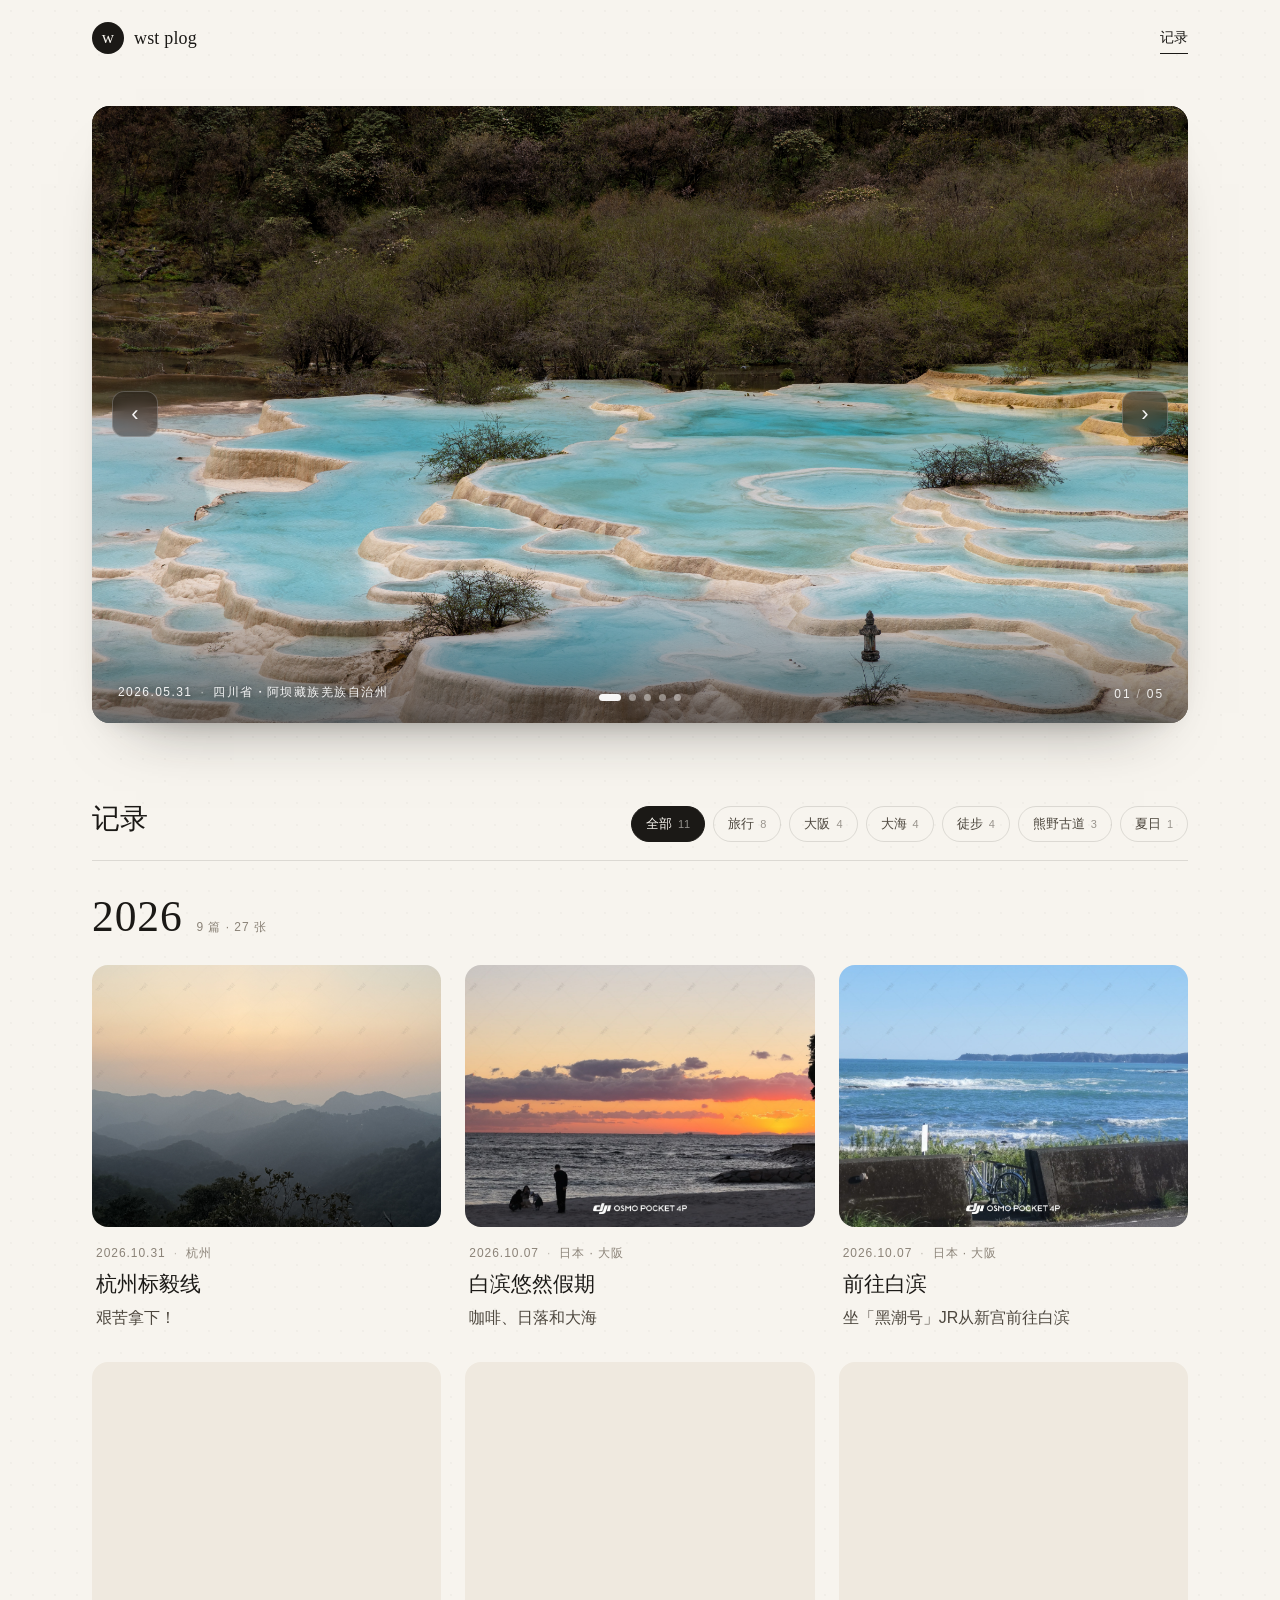
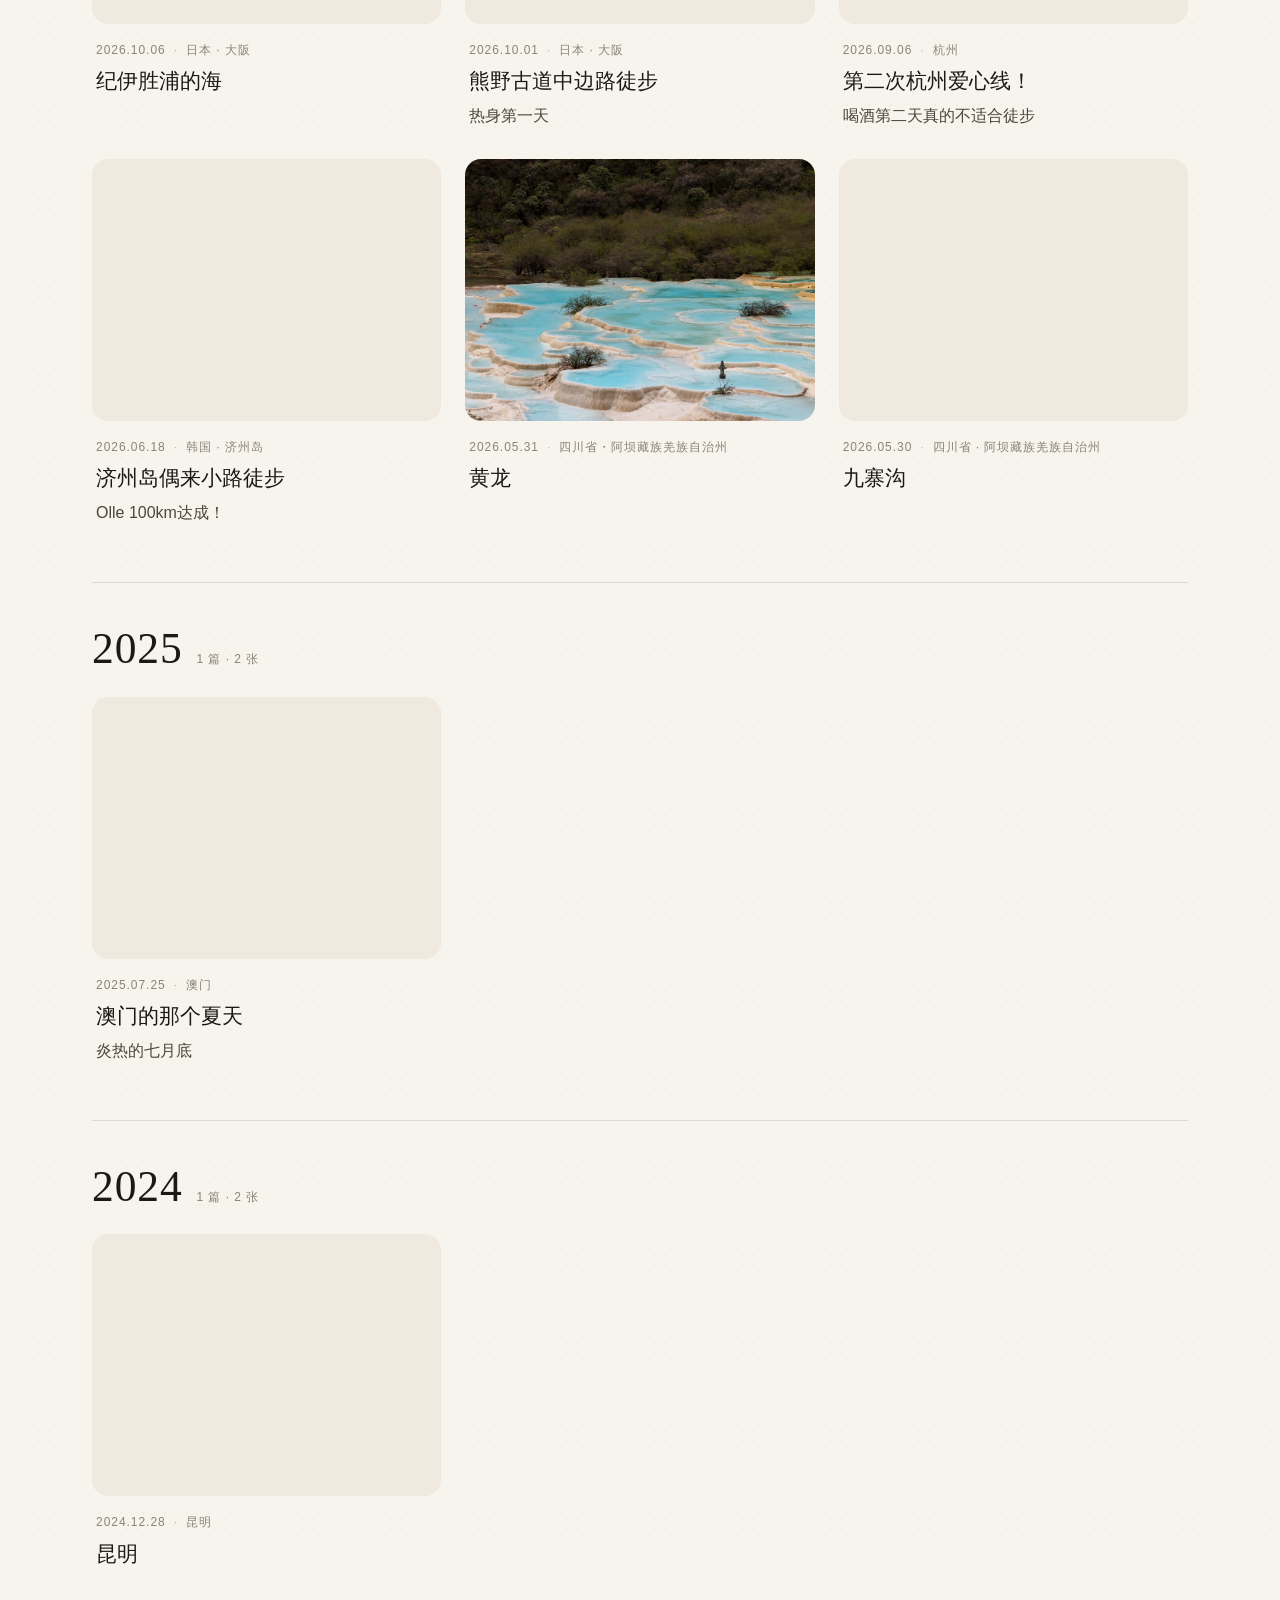
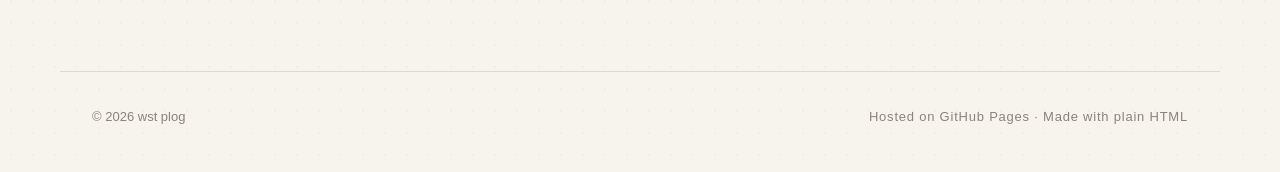
<file: index.html>
<!DOCTYPE html>
<html lang="zh-CN">
<head>
  <meta charset="UTF-8">
  <meta name="viewport" content="width=device-width, initial-scale=1">
  <title>wst plog</title>
  <meta name="description" content="wst 的照片与生活记录：走过的城市、吃过的饭，和某一刻恰好落在墙上的光。">
  <meta property="og:title" content="wst plog">
  <meta property="og:description" content="走过的城市、吃过的饭，和某一刻恰好落在墙上的光。">
  <meta property="og:type" content="website">
  <meta name="theme-color" content="#f7f4ee">
  <link rel="icon" href="data:image/svg+xml,%3Csvg xmlns='http://www.w3.org/2000/svg' viewBox='0 0 64 64'%3E%3Crect width='64' height='64' rx='14' fill='%231b1916'/%3E%3Ctext x='32' y='44' font-family='Georgia,serif' font-size='34' fill='%23f7f4ee' text-anchor='middle'%3Ew%3C/text%3E%3C/svg%3E">
  <link rel="stylesheet" href="assets/css/style.css">
</head>
<body>
  <header class="site-header">
    <a class="brand" href="index.html" aria-label="wst plog 首页">
      <span class="brand-mark">w</span>
      <span class="brand-text">wst plog</span>
    </a>
    <nav class="site-nav" aria-label="主导航">
      <a href="index.html" class="is-active">记录</a>
    </nav>
  </header>

  <main>
    <section class="showcase" id="showcase" aria-roledescription="carousel" aria-label="随机照片">
      <div class="showcase-stage" id="showcaseStage"></div>
      <button type="button" class="showcase-nav prev" id="scPrev" aria-label="上一张">‹</button>
      <button type="button" class="showcase-nav next" id="scNext" aria-label="下一张">›</button>
      <div class="showcase-dots" id="scDots" role="tablist" aria-label="切换照片"></div>
      <p class="showcase-count"><span id="scIndex">01</span><span class="slash">/</span><span id="scTotal">05</span></p>
    </section>

    <section class="timeline" id="plog" aria-labelledby="latestTitle">
      <div class="section-head">
        <h2 id="latestTitle">记录</h2>
        <div class="filters" id="filters" role="group" aria-label="按标签筛选"></div>
      </div>
      <div id="timeline"></div>
      <p class="empty" id="empty" hidden>这个标签下还没有记录。</p>
    </section>

    <nav class="year-rail" id="yearRail" aria-label="按年份跳转"></nav>
  </main>

  <footer class="site-footer">
    <p>© <span id="year">2026</span> wst plog</p>
    <p class="site-stats" id="siteStats" hidden>
      <span class="stat" title="浏览人数" aria-label="浏览人数">
        <svg viewBox="0 0 16 16" aria-hidden="true" fill="none" stroke="currentColor" stroke-width="1.3" stroke-linecap="round">
          <circle cx="8" cy="5" r="2.6"/>
          <path d="M2.9 13.3c.5-2.4 2.6-3.8 5.1-3.8s4.6 1.4 5.1 3.8"/>
        </svg>
        <span id="busuanzi_value_site_uv">—</span>
      </span>
      <span class="stat" title="浏览次数" aria-label="浏览次数">
        <svg viewBox="0 0 16 16" aria-hidden="true" fill="none" stroke="currentColor" stroke-width="1.3" stroke-linecap="round" stroke-linejoin="round">
          <path d="M1.6 8S3.9 3.9 8 3.9 14.4 8 14.4 8 12.1 12.1 8 12.1 1.6 8 1.6 8Z"/>
          <circle cx="8" cy="8" r="1.8"/>
        </svg>
        <span id="busuanzi_value_site_pv">—</span>
      </span>
    </p>
    <p class="footer-note">Hosted on GitHub Pages · Made with plain HTML</p>
  </footer>

  <div class="lightbox" id="lightbox" hidden>
    <div class="lightbox-backdrop" data-close></div>
    <button class="lb-close" data-close aria-label="关闭详情">×</button>
    <button class="lb-nav lb-prev" id="lbPrev" aria-label="上一条记录">‹</button>
    <button class="lb-nav lb-next" id="lbNext" aria-label="下一条记录">›</button>
    <div class="lightbox-panel" role="dialog" aria-modal="true" aria-labelledby="lbTitle">
      <div class="lb-media" id="lbMedia"></div>
      <div class="lb-body">
        <p class="lb-meta" id="lbMeta"></p>
        <h2 id="lbTitle"></h2>
        <div class="lb-text" id="lbText"></div>
        <div class="lb-tags" id="lbTags"></div>
      </div>
    </div>
  </div>

  <script src="assets/js/data.js"></script>
  <script src="assets/js/showcase.js"></script>
  <script src="assets/js/app.js"></script>
  <script async src="https://busuanzi.ibruce.info/busuanzi/2.3/busuanzi.pure.mini.js"></script>
</body>
</html>
</file>
<file: assets/css/style.css>
/* ============ 设计变量 ============ */
:root {
  --bg: #f7f4ee;
  --bg-soft: #efe9df;
  --surface: #fffdf8;
  --ink: #1b1916;
  --ink-soft: #4d473e;
  --muted: #8b8378;
  --line: rgba(27, 25, 22, 0.12);
  --line-strong: rgba(27, 25, 22, 0.26);
  --accent: #b4552d;
  --radius: 16px;
  --maxw: 1160px;
  --serif: "Iowan Old Style", "Palatino Linotype", Palatino, "Songti SC", "Noto Serif SC", Georgia, serif;
  --sans: -apple-system, BlinkMacSystemFont, "PingFang SC", "Hiragino Sans GB", "Microsoft YaHei", "Helvetica Neue", Arial, sans-serif;
  --ease: cubic-bezier(0.22, 0.61, 0.36, 1);
}

* { box-sizing: border-box; }

html { scroll-behavior: smooth; }

body {
  margin: 0;
  background: var(--bg);
  color: var(--ink);
  font-family: var(--sans);
  font-size: 16px;
  line-height: 1.7;
  -webkit-font-smoothing: antialiased;
  text-rendering: optimizeLegibility;
  background-image: radial-gradient(rgba(27, 25, 22, 0.028) 1px, transparent 1px);
  background-size: 22px 22px;
}

body.no-scroll { overflow: hidden; }

img { display: block; max-width: 100%; }

a { color: inherit; text-decoration: none; }

button { font: inherit; color: inherit; background: none; border: 0; cursor: pointer; }

::selection { background: var(--accent); color: #fff; }

:focus-visible { outline: 2px solid var(--accent); outline-offset: 3px; border-radius: 4px; }

/* ============ 页头 ============ */
.site-header {
  position: sticky;
  top: 0;
  z-index: 40;
  display: flex;
  align-items: center;
  justify-content: space-between;
  gap: 24px;
  max-width: var(--maxw);
  margin: 0 auto;
  padding: 22px 32px;
  transition: padding 0.3s var(--ease), background 0.3s var(--ease), box-shadow 0.3s var(--ease);
}

.site-header.is-scrolled {
  padding: 14px 32px;
  background: rgba(247, 244, 238, 0.86);
  -webkit-backdrop-filter: saturate(160%) blur(14px);
  backdrop-filter: saturate(160%) blur(14px);
  box-shadow: 0 1px 0 var(--line);
}

.brand {
  display: inline-flex;
  align-items: center;
  gap: 10px;
  font-family: var(--serif);
  font-size: 18px;
  letter-spacing: 0.01em;
}

.brand-mark {
  display: grid;
  place-items: center;
  width: 32px;
  height: 32px;
  border-radius: 50%;
  background: var(--ink);
  color: var(--bg);
  font-size: 17px;
  line-height: 1;
  padding-bottom: 2px;
  transition: transform 0.4s var(--ease), background 0.3s var(--ease);
}

.brand:hover .brand-mark { transform: rotate(-10deg); background: var(--accent); }

.site-nav {
  display: flex;
  align-items: center;
  gap: 28px;
  font-size: 14px;
  color: var(--ink-soft);
}

.site-nav a {
  position: relative;
  padding: 4px 0;
  transition: color 0.2s var(--ease);
}

.site-nav a::after {
  content: "";
  position: absolute;
  left: 0;
  bottom: 0;
  width: 100%;
  height: 1px;
  background: var(--ink);
  transform: scaleX(0);
  transform-origin: left;
  transition: transform 0.3s var(--ease);
}

.site-nav a:hover { color: var(--ink); }
.site-nav a:hover::after,
.site-nav a.is-active::after { transform: scaleX(1); }
.site-nav a.is-active { color: var(--ink); }

/* ============ 首屏 ============ */
main {
  max-width: var(--maxw);
  margin: 0 auto;
  padding: 0 32px 96px;
}

/* ============ 首屏大屏轮播 ============ */
.showcase {
  position: relative;
  margin-top: 30px;
}

.showcase-stage {
  position: relative;
  aspect-ratio: 16 / 9;
  max-height: 640px;
  border-radius: 18px;
  overflow: hidden;
  background: #14120f;
  box-shadow: 0 34px 64px -44px rgba(27, 25, 22, 0.6), 0 10px 24px -20px rgba(27, 25, 22, 0.32);
  cursor: grab;
  touch-action: pan-y;
  user-select: none;
  -webkit-user-select: none;
}

.showcase-stage:active { cursor: grabbing; }

.showcase-slide {
  position: absolute;
  inset: 0;
  margin: 0;
  opacity: 0;
  transition: opacity 0.7s var(--ease);
}

.showcase-slide.is-active { opacity: 1; }

.showcase-caption {
  position: absolute;
  left: 26px;
  bottom: 20px;
  z-index: 3;
  display: flex;
  align-items: baseline;
  margin: 0;
  font-size: 12px;
  letter-spacing: 0.12em;
  font-variant-numeric: tabular-nums;
  color: rgba(255, 255, 255, 0.92);
  text-shadow: 0 1px 8px rgba(0, 0, 0, 0.5);
  pointer-events: none;
}

.showcase-caption span::before {
  content: "·";
  margin: 0 8px;
  opacity: 0.6;
}

.showcase-slide img {
  width: 100%;
  height: 100%;
  object-fit: cover;
  filter: saturate(0.96);
  pointer-events: none;
  -webkit-user-drag: none;
}

.showcase-slide::after {
  content: "";
  position: absolute;
  inset: auto 0 0 0;
  height: 140px;
  background: linear-gradient(to top, rgba(12, 10, 8, 0.55), rgba(12, 10, 8, 0));
  pointer-events: none;
}

.showcase-nav {
  position: absolute;
  top: 50%;
  transform: translateY(-50%);
  z-index: 3;
  display: grid;
  place-items: center;
  width: 46px;
  height: 46px;
  border-radius: 12px;
  border: 1px solid rgba(255, 255, 255, 0.22);
  background: rgba(16, 14, 12, 0.42);
  backdrop-filter: blur(10px);
  -webkit-backdrop-filter: blur(10px);
  color: rgba(255, 255, 255, 0.95);
  font-size: 22px;
  line-height: 1;
  transition: background 0.22s var(--ease), border-color 0.22s var(--ease);
}

.showcase-nav:hover {
  background: rgba(16, 14, 12, 0.68);
  border-color: rgba(255, 255, 255, 0.45);
}

.showcase-nav.prev { left: 20px; }
.showcase-nav.next { right: 20px; }

.showcase-dots {
  position: absolute;
  left: 50%;
  bottom: 22px;
  z-index: 3;
  display: flex;
  align-items: center;
  gap: 8px;
  transform: translateX(-50%);
}

.showcase-dots button {
  width: 7px;
  height: 7px;
  padding: 0;
  border-radius: 999px;
  background: rgba(255, 255, 255, 0.42);
  transition: width 0.3s var(--ease), background 0.3s var(--ease);
}

.showcase-dots button:hover { background: rgba(255, 255, 255, 0.72); }

.showcase-dots button.is-active {
  width: 22px;
  background: rgba(255, 255, 255, 0.95);
}

.showcase-count {
  position: absolute;
  right: 24px;
  bottom: 18px;
  z-index: 3;
  margin: 0;
  font-size: 12px;
  letter-spacing: 0.16em;
  font-variant-numeric: tabular-nums;
  color: rgba(255, 255, 255, 0.9);
  text-shadow: 0 1px 6px rgba(0, 0, 0, 0.45);
}

.showcase-count .slash { margin: 0 5px; opacity: 0.6; }

/* ============ 记录区 ============ */
.timeline { padding-top: 72px; }

.section-head {
  display: flex;
  align-items: flex-end;
  justify-content: space-between;
  gap: 24px;
  flex-wrap: wrap;
  margin-bottom: 34px;
  padding-bottom: 18px;
  border-bottom: 1px solid var(--line);
}

.section-head h2 {
  margin: 0;
  font-family: var(--serif);
  font-weight: 400;
  font-size: 28px;
  letter-spacing: 0.01em;
}

.filters {
  display: flex;
  gap: 8px;
  flex-wrap: wrap;
}

.chip {
  display: inline-flex;
  align-items: center;
  gap: 6px;
  padding: 6px 14px;
  border: 1px solid var(--line);
  border-radius: 999px;
  font-size: 13px;
  color: var(--ink-soft);
  background: transparent;
  transition: all 0.22s var(--ease);
}

.chip:hover { border-color: var(--line-strong); color: var(--ink); background: var(--surface); }

.chip.is-active {
  background: var(--ink);
  border-color: var(--ink);
  color: var(--bg);
}

.chip-count {
  font-size: 11px;
  opacity: 0.55;
  font-variant-numeric: tabular-nums;
}

.grid {
  display: grid;
  grid-template-columns: repeat(3, 1fr);
  gap: 30px 24px;
}

.card {
  margin: 0;
  opacity: 0;
  transform: translateY(18px);
  transition: opacity 0.7s var(--ease), transform 0.7s var(--ease);
}

.card.is-in { opacity: 1; transform: none; }

.card-btn {
  display: block;
  width: 100%;
  text-align: left;
  padding: 0;
}

.card-figure {
  position: relative;
  margin: 0;
  overflow: hidden;
  border-radius: var(--radius);
  background: var(--bg-soft);
  aspect-ratio: 4 / 3;
}

.card-figure img {
  width: 100%;
  height: 100%;
  object-fit: cover;
  transition: transform 0.9s var(--ease), filter 0.5s var(--ease);
}

.card-btn:hover .card-figure img { transform: scale(1.045); filter: saturate(1.05); }

.card-arrow {
  position: absolute;
  right: 14px;
  bottom: 14px;
  display: grid;
  place-items: center;
  width: 34px;
  height: 34px;
  border-radius: 50%;
  background: rgba(255, 253, 248, 0.92);
  color: var(--ink);
  font-size: 15px;
  opacity: 0;
  transform: translateY(6px);
  transition: opacity 0.3s var(--ease), transform 0.3s var(--ease);
}

.card-btn:hover .card-arrow,
.card-btn:focus-visible .card-arrow { opacity: 1; transform: none; }

.card-body { padding: 16px 4px 0; }

.card-meta {
  margin: 0 0 6px;
  display: flex;
  align-items: center;
  gap: 8px;
  font-size: 12px;
  letter-spacing: 0.08em;
  color: var(--muted);
  font-variant-numeric: tabular-nums;
}

.card-meta .sep { opacity: 0.5; }

.card-title {
  margin: 0 0 6px;
  font-family: var(--serif);
  font-weight: 400;
  font-size: 21px;
  line-height: 1.45;
  transition: color 0.2s var(--ease);
}

.card-btn:hover .card-title { color: var(--accent); }

.card-excerpt {
  margin: 0;
  font-size: 16px;
  line-height: 1.65;
  color: var(--ink-soft);
}

.empty {
  margin: 60px 0;
  text-align: center;
  color: var(--muted);
  font-size: 15px;
}

/* ============ 页脚 ============ */
.site-footer {
  border-top: 1px solid var(--line);
  display: flex;
  justify-content: space-between;
  gap: 16px;
  flex-wrap: wrap;
  max-width: var(--maxw);
  margin: 0 auto;
  padding: 34px 32px 44px;
  font-size: 13px;
  color: var(--muted);
}

.site-footer p { margin: 0; }

.footer-note { letter-spacing: 0.06em; }

.site-stats {
  display: inline-flex;
  align-items: center;
  gap: 18px;
}

.site-stats[hidden] { display: none; }

.stat {
  display: inline-flex;
  align-items: center;
  gap: 5px;
  font-variant-numeric: tabular-nums;
}

.stat svg {
  width: 14px;
  height: 14px;
  opacity: 0.75;
}

/* ============ 年份时间轴 ============ */
.year-rail {
  position: fixed;
  right: 26px;
  top: 50%;
  transform: translateY(-50%);
  z-index: 40;
  display: flex;
  flex-direction: column;
  align-items: flex-end;
  gap: 18px;
  opacity: 0;
  visibility: hidden;
  transition: opacity 0.35s var(--ease), visibility 0.35s;
}

.year-rail.is-visible {
  opacity: 1;
  visibility: visible;
}

.year-rail[hidden] { display: none; }

.year-rail::before {
  content: "";
  position: absolute;
  right: 0;
  top: 3px;
  bottom: 3px;
  width: 1px;
  background: var(--line);
}

.year-rail-item {
  position: relative;
  padding: 1px 16px 1px 0;
  background: none;
  border: 0;
  font-family: var(--sans);
  font-size: 12px;
  letter-spacing: 0.1em;
  font-variant-numeric: tabular-nums;
  color: var(--muted);
  cursor: pointer;
  transition: color 0.2s var(--ease), font-size 0.2s var(--ease);
}

.year-rail-item::after {
  content: "";
  position: absolute;
  right: 0;
  top: 50%;
  width: 7px;
  height: 1px;
  background: currentColor;
  opacity: 0.5;
  transform: translateY(-50%);
}

.year-rail-item.is-active {
  font-family: var(--serif);
  font-size: 15px;
  color: var(--ink);
}

.year-rail-item.is-active::after {
  width: 16px;
  height: 2px;
  opacity: 1;
}

/* 悬停时：指到的年份放大，其余年份收缩 */
@media (hover: hover) {
  .year-rail:hover .year-rail-item {
    opacity: 0.45;
    font-size: 10px;
  }

  .year-rail:hover .year-rail-item:hover {
    opacity: 1;
    font-size: 21px;
    font-family: var(--serif);
    color: var(--ink);
  }

  .year-rail:hover .year-rail-item:hover::after {
    width: 20px;
    height: 2px;
    opacity: 1;
  }
}

@media (max-width: 1299px) {
  .year-rail { display: none; }
}

/* ============ 详情浮层 ============ */
.lightbox {
  position: fixed;
  inset: 0;
  z-index: 100;
  display: flex;
  align-items: center;
  justify-content: center;
  padding: 48px 24px;
}

.lightbox[hidden] { display: none; }

.lightbox-backdrop {
  position: absolute;
  inset: 0;
  background: rgba(22, 19, 16, 0.74);
  -webkit-backdrop-filter: blur(10px);
  backdrop-filter: blur(10px);
  opacity: 0;
  transition: opacity 0.35s var(--ease);
}

.lightbox.is-open .lightbox-backdrop { opacity: 1; }

.lightbox-panel {
  position: relative;
  z-index: 2;
  width: min(820px, 100%);
  max-height: calc(100vh - 96px);
  overflow-y: auto;
  overscroll-behavior: contain;
  background: var(--surface);
  border-radius: 20px;
  box-shadow: 0 40px 100px -30px rgba(0, 0, 0, 0.6);
  opacity: 0;
  transform: translateY(24px) scale(0.985);
  transition: opacity 0.4s var(--ease), transform 0.4s var(--ease);
  scrollbar-width: thin;
}

.lightbox.is-open .lightbox-panel { opacity: 1; transform: none; }

.lb-media { background: #141210; }

.lb-photo { margin: 0; }

.lb-photo img {
  width: 100%;
  height: auto;
  display: block;
}

.lb-photo figcaption {
  padding: 10px 20px;
  font-size: 12px;
  letter-spacing: 0.04em;
  color: rgba(255, 253, 248, 0.66);
  background: #141210;
}

.lb-credit {
  margin: 0;
  padding: 14px 20px 18px;
  font-size: 11px;
  letter-spacing: 0.08em;
  color: rgba(255, 253, 248, 0.4);
  background: #141210;
}

.lb-body { padding: 30px 36px 38px; }

.lb-meta {
  margin: 0 0 10px;
  font-size: 12px;
  letter-spacing: 0.1em;
  color: var(--muted);
  font-variant-numeric: tabular-nums;
}

.lb-body h2 {
  margin: 0 0 20px;
  font-family: var(--serif);
  font-weight: 400;
  font-size: clamp(26px, 3.4vw, 34px);
  line-height: 1.35;
}

.lb-text { color: var(--ink-soft); font-size: 16px; }

.lb-text p { margin: 0 0 16px; }
.lb-text p:last-child { margin-bottom: 0; }

.lb-tags { display: flex; gap: 10px; flex-wrap: wrap; margin-top: 26px; }

.tag {
  font-size: 12px;
  letter-spacing: 0.05em;
  color: var(--accent);
  border: 1px solid rgba(180, 85, 45, 0.28);
  background: rgba(180, 85, 45, 0.05);
  padding: 3px 10px;
  border-radius: 999px;
}

.lb-close {
  position: absolute;
  top: 22px;
  right: 24px;
  z-index: 3;
  width: 42px;
  height: 42px;
  border-radius: 50%;
  background: rgba(255, 253, 248, 0.14);
  color: #fff;
  font-size: 24px;
  line-height: 1;
  border: 1px solid rgba(255, 255, 255, 0.18);
  transition: background 0.2s var(--ease), transform 0.3s var(--ease);
}

.lb-close:hover { background: rgba(255, 253, 248, 0.26); transform: rotate(90deg); }

.lb-nav {
  position: absolute;
  top: 50%;
  transform: translateY(-50%);
  z-index: 3;
  width: 48px;
  height: 48px;
  border-radius: 50%;
  display: grid;
  place-items: center;
  padding-bottom: 4px;
  font-size: 26px;
  color: #fff;
  background: rgba(255, 253, 248, 0.1);
  border: 1px solid rgba(255, 255, 255, 0.16);
  -webkit-backdrop-filter: blur(6px);
  backdrop-filter: blur(6px);
  transition: background 0.2s var(--ease);
}

.lb-nav:hover { background: rgba(255, 253, 248, 0.24); }

.lb-prev { left: max(16px, calc(50% - 470px)); }
.lb-next { right: max(16px, calc(50% - 470px)); }

/* ============ 年份分组 ============ */
.year-block { scroll-margin-top: 92px; }

.year-block + .year-block {
  margin-top: 56px;
  padding-top: 44px;
  border-top: 1px solid var(--line);
}

.year-head {
  display: flex;
  align-items: baseline;
  gap: 14px;
  margin-bottom: 26px;
}

.year-num {
  margin: 0;
  font-family: var(--serif);
  font-weight: 400;
  font-size: clamp(2rem, 3.4vw, 2.9rem);
  line-height: 1;
  letter-spacing: 0.02em;
}

.year-meta {
  font-size: 12px;
  letter-spacing: 0.08em;
  color: var(--muted);
}

/* ============ 动效降级 ============ */
@media (prefers-reduced-motion: reduce) {
  html { scroll-behavior: auto; }
  *, *::before, *::after {
    animation-duration: 0.01ms !important;
    transition-duration: 0.01ms !important;
  }
  .card { opacity: 1; transform: none; }
}

/* ============ 响应式 ============ */
@media (max-width: 980px) {
  .site-header { padding: 18px 24px; }
  .site-header.is-scrolled { padding: 12px 24px; }
  main { padding: 0 24px 80px; }
  .showcase { margin-top: 24px; }
  .showcase-stage { border-radius: 16px; }
  .showcase-nav { width: 40px; height: 40px; }
  .showcase-nav.prev { left: 14px; }
  .showcase-nav.next { right: 14px; }
  .grid { grid-template-columns: repeat(2, 1fr); gap: 24px 18px; }
  .site-footer { padding: 30px 24px 40px; }
  .lb-prev { left: 12px; }
  .lb-next { right: 12px; }
}

@media (max-width: 620px) {
  .site-header { padding: 16px 20px; gap: 12px; }
  .site-nav { gap: 18px; font-size: 13px; }
  .brand-text { display: none; }
  main { padding: 0 20px 64px; }
  .showcase { margin-top: 18px; }
  .showcase-stage { aspect-ratio: 4 / 3; border-radius: 14px; }
  .showcase-nav { width: 34px; height: 34px; font-size: 18px; border-radius: 10px; }
  .showcase-nav.prev { left: 10px; }
  .showcase-nav.next { right: 10px; }
  .showcase-dots { bottom: 14px; }
  .showcase-caption { left: 16px; bottom: 32px; font-size: 11px; }
  .showcase-count { right: 14px; bottom: 12px; font-size: 11px; }
  .timeline { padding-top: 48px; }
  .grid { grid-template-columns: 1fr; gap: 22px; }
  .section-head { align-items: flex-start; }
  .lightbox { padding: 16px 12px; }
  .lightbox-panel { max-height: calc(100vh - 32px); border-radius: 16px; }
  .lb-body { padding: 24px 22px 30px; }
  .lb-close { top: 12px; right: 12px; }
  .lb-nav { width: 40px; height: 40px; font-size: 22px; }
  .lb-prev { left: 8px; }
  .lb-next { right: 8px; }
  .site-footer { flex-direction: column; gap: 6px; padding: 26px 20px 36px; }
}
</file>
